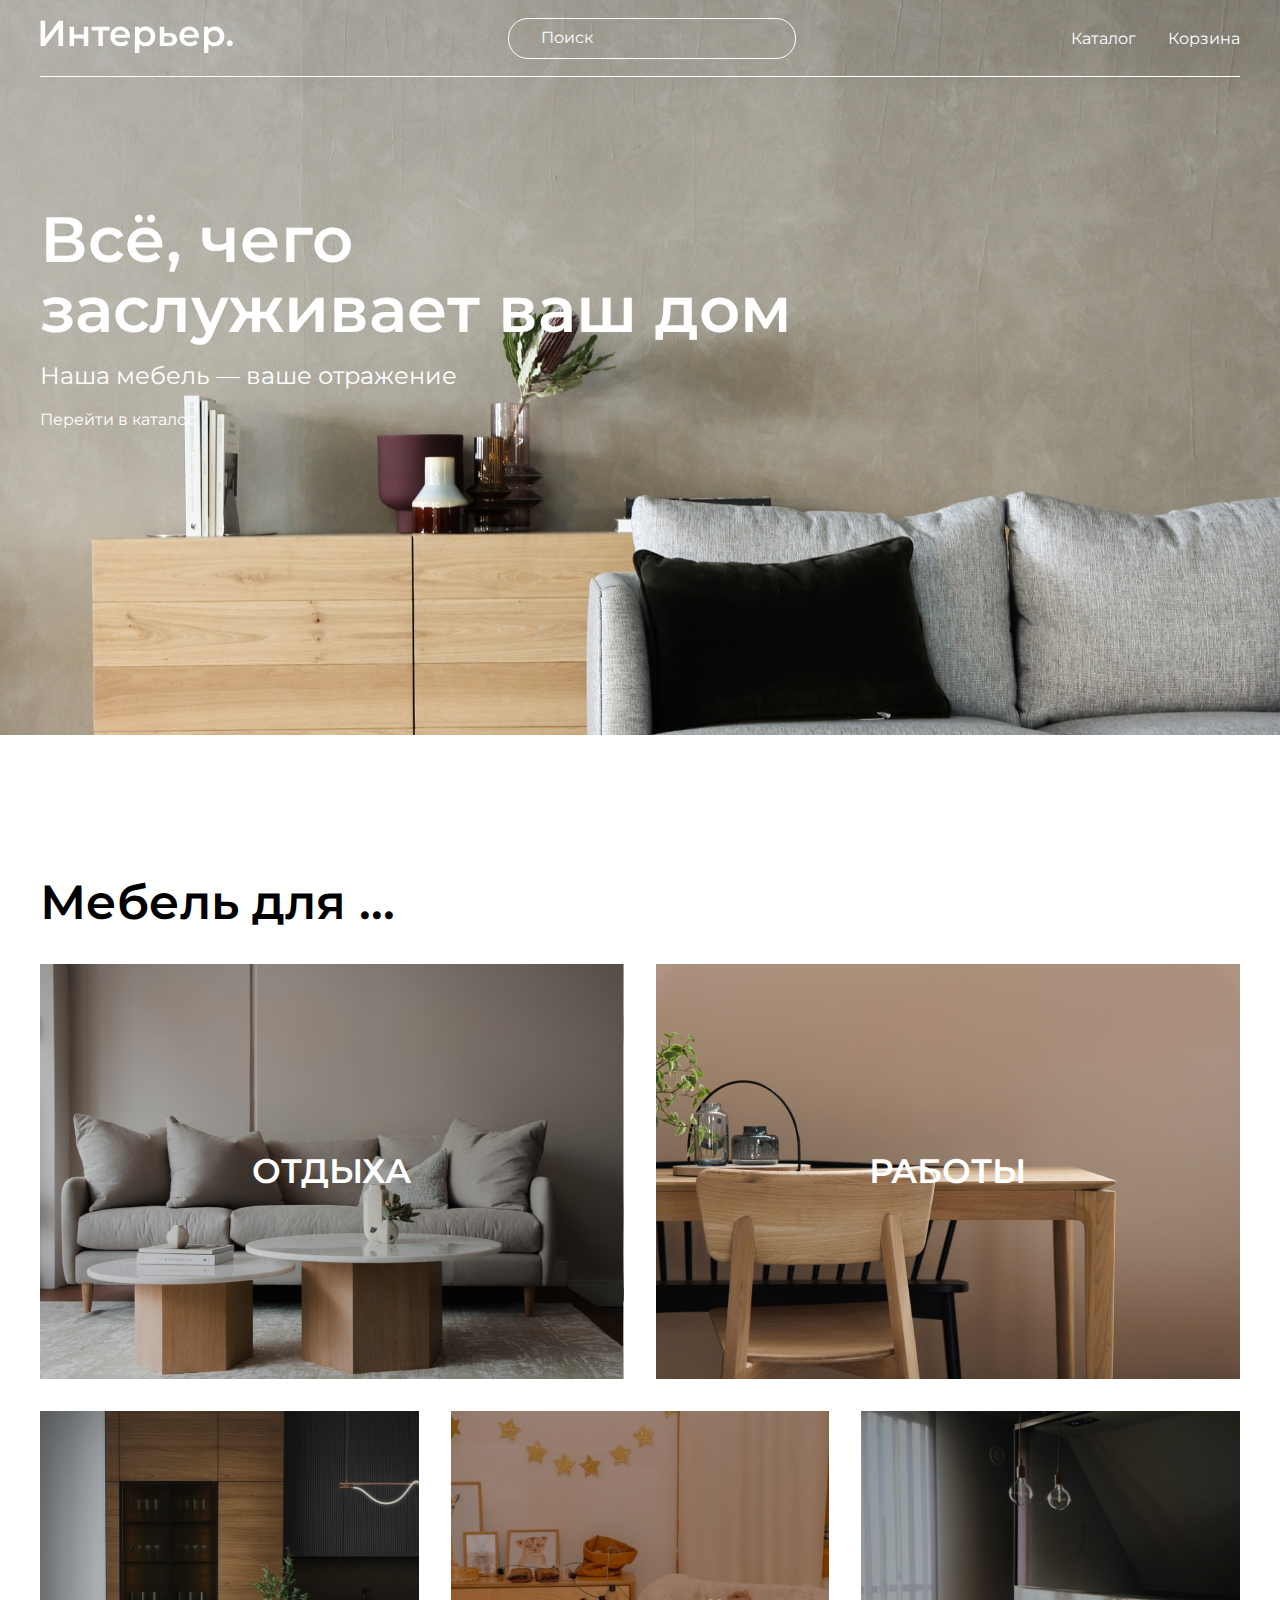
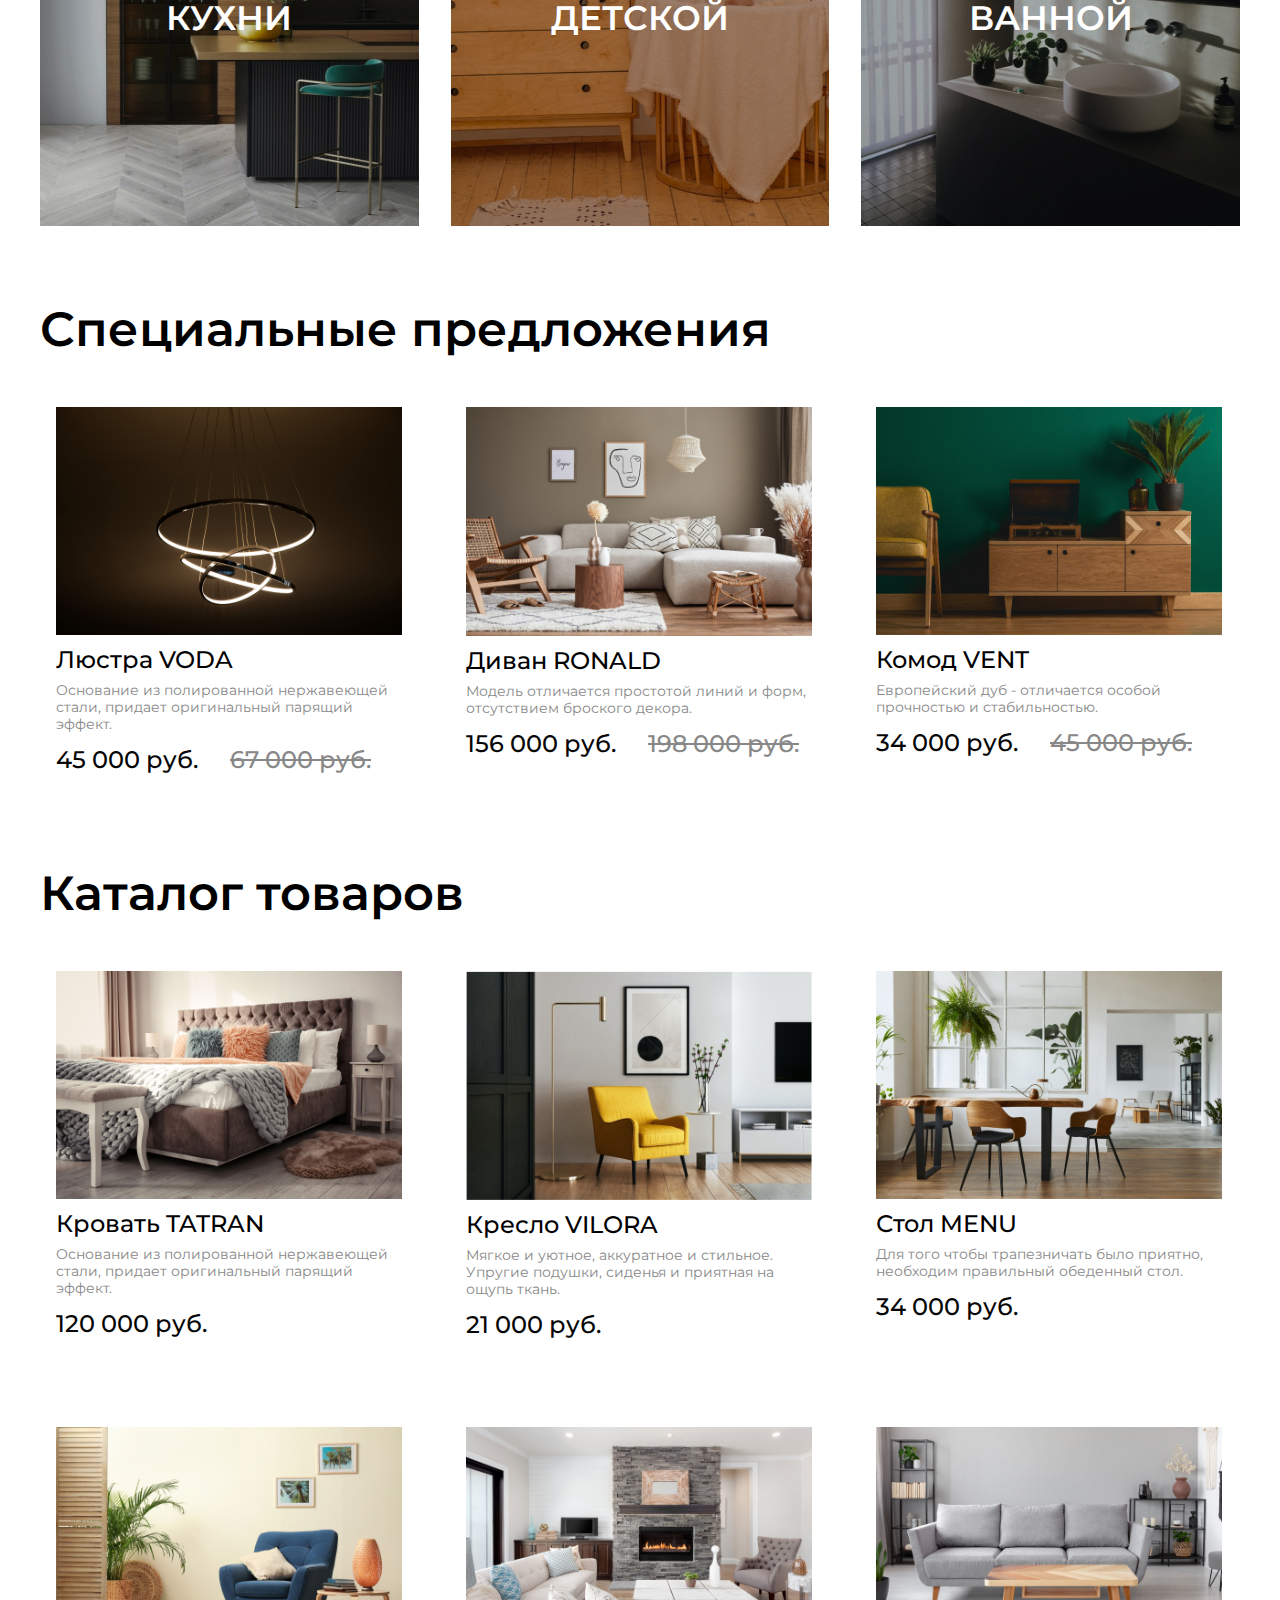
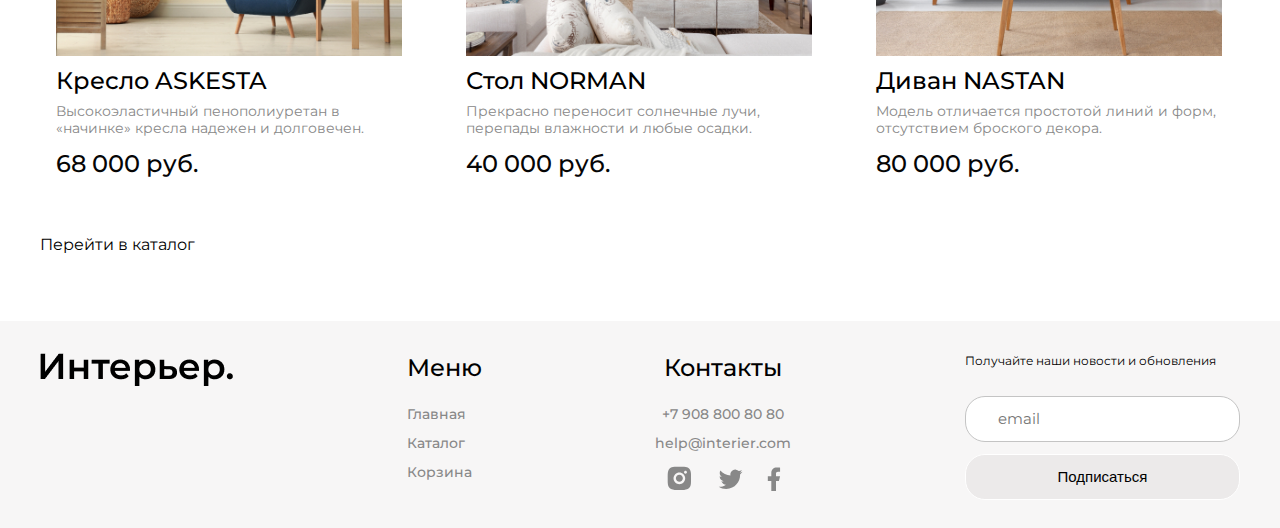
<file: site/index.html>
<!DOCTYPE html>
<html lang="ru">
<head>
    <meta charset="UTF-8">
    <meta http-equiv="X-UA-Compatible" content="IE=edge">
    <meta name="viewport" content="width=device-width, initial-scale=1.0">
    <title>Document</title>
    <link rel="preconnect" href="https://fonts.googleapis.com">
    <link rel="preconnect" href="https://fonts.gstatic.com" crossorigin>
    <link href="https://fonts.googleapis.com/css2?family=Montserrat:wght@400;500;600&display=swap" rel="stylesheet">
    <link rel="stylesheet" href="style.css">
</head>
<body>
  <!-- Шапка сайта -->

  <div class="top center"> 
    <header class="header">
      <a class="logo" href="index.html"><img class="logo-image" src="img/logo/logo.svg" alt="Логотип"></a>
      <input placeholder="Поиск" class="header-input" type="text">
      <nav class="header-link">
        <a class="menu-link" href="catalog.html">Каталог</a>
        <a class="menu-link" href="cart.html">Корзина</a>
      </nav>
       <!-- Меню мобилка -->
      
       <div class="menu-mobile">
        <a href="#"><svg width="17" height="16" viewBox="0 0 17 16" fill="none" xmlns="http://www.w3.org/2000/svg">
          <path d="M2.7515 1.99141C1.59282 3.14838 0.918906 4.70363 0.867092 6.34023C0.815278 7.97682 1.38946 9.57159 2.47264 10.7995C3.55581 12.0275 5.06645 12.7962 6.69672 12.9491C8.29727 13.0991 9.89485 12.6444 11.1757 11.6766L14.5069 15.0085L14.5069 15.0085C14.5897 15.0914 14.6881 15.1571 14.7963 15.2019C14.9046 15.2468 15.0206 15.2698 15.1377 15.2698C15.2549 15.2698 15.3709 15.2468 15.4791 15.2019C15.5873 15.1571 15.6857 15.0914 15.7685 15.0085C15.8514 14.9257 15.9171 14.8274 15.9619 14.7191C16.0068 14.6109 16.0298 14.4949 16.0298 14.3777C16.0298 14.2606 16.0068 14.1446 15.9619 14.0363C15.9171 13.9281 15.8514 13.8298 15.7685 13.7469L15.7685 13.7469L12.4368 10.416C13.4021 9.13496 13.8547 7.53846 13.7038 5.93943C13.5501 4.31054 12.7816 2.80139 11.5547 1.719C10.3277 0.636623 8.73451 0.0623154 7.09916 0.11292C5.46381 0.163525 3.90917 0.835233 2.7515 1.99141ZM2.7515 1.99141L2.82216 2.06217L2.7515 1.99141ZM10.5895 3.25366C11.0271 3.68416 11.3751 4.19703 11.6135 4.76269C11.8518 5.32835 11.9758 5.93561 11.9783 6.54944C11.9808 7.16327 11.8618 7.77152 11.628 8.3391C11.3943 8.90669 11.0505 9.42238 10.6164 9.85642C10.1824 10.2905 9.66668 10.6343 9.09909 10.868C8.53151 11.1018 7.92326 11.2208 7.30943 11.2183C6.6956 11.2158 6.08834 11.0918 5.52268 10.8535C4.95702 10.6151 4.44415 10.2671 4.01365 9.82954C3.15334 8.95509 2.67341 7.77613 2.6784 6.54944C2.6834 5.32275 3.17291 4.14773 4.04032 3.28033C4.90772 2.41292 6.08274 1.92341 7.30943 1.91841C8.53612 1.91342 9.71508 2.39335 10.5895 3.25366Z" fill="white" stroke="white" stroke-width="0.2"/>
          </svg>
        </a>
        <a href="catalog.html"><svg width="20" height="21" viewBox="0 0 20 21" fill="none" xmlns="http://www.w3.org/2000/svg">
          <rect x="0.800537" y="0.900024" width="4.57143" height="4.57143" fill="white"/>
          <rect x="0.800537" y="8.21436" width="4.57143" height="4.57143" fill="white"/>
          <rect x="0.800537" y="15.5286" width="4.57143" height="4.57143" fill="white"/>
          <rect x="8.11401" y="8.21436" width="4.57143" height="4.57143" fill="white"/>
          <rect x="8.11401" y="15.5286" width="4.57143" height="4.57143" fill="white"/>
          <rect x="8.11401" y="0.900024" width="4.57143" height="4.57143" fill="white"/>
          <rect x="15.4285" y="8.21436" width="4.57143" height="4.57143" fill="white"/>
          <rect x="15.4285" y="15.5286" width="4.57143" height="4.57143" fill="white"/>
          <rect x="15.4285" y="0.900024" width="4.57143" height="4.57143" fill="white"/>
          </svg>
        </a>
        <a href="cart.html"><svg width="19" height="17" viewBox="0 0 19 17" fill="none" xmlns="http://www.w3.org/2000/svg">
          <path d="M11.5834 16.8333C12.1359 16.8333 12.6658 16.6138 13.0566 16.2231C13.4473 15.8324 13.6667 15.3025 13.6667 14.75C13.6667 14.1974 13.4473 13.6675 13.0566 13.2768C12.6658 12.8861 12.1359 12.6666 11.5834 12.6666C11.0309 12.6666 10.501 12.8861 10.1103 13.2768C9.71957 13.6675 9.50008 14.1974 9.50008 14.75C9.50008 15.3025 9.71957 15.8324 10.1103 16.2231C10.501 16.6138 11.0309 16.8333 11.5834 16.8333ZM4.29174 16.8333C4.84428 16.8333 5.37418 16.6138 5.76488 16.2231C6.15558 15.8324 6.37508 15.3025 6.37508 14.75C6.37508 14.1974 6.15558 13.6675 5.76488 13.2768C5.37418 12.8861 4.84428 12.6666 4.29174 12.6666C3.73921 12.6666 3.20931 12.8861 2.81861 13.2768C2.4279 13.6675 2.20841 14.1974 2.20841 14.75C2.20841 15.3025 2.4279 15.8324 2.81861 16.2231C3.20931 16.6138 3.73921 16.8333 4.29174 16.8333ZM17.873 2.16975C18.133 2.16136 18.3796 2.05217 18.5606 1.86525C18.7416 1.67834 18.8428 1.42836 18.8428 1.16819C18.8428 0.908013 18.7416 0.658037 18.5606 0.471123C18.3796 0.28421 18.133 0.175013 17.873 0.166626H16.674C15.7345 0.166626 14.922 0.818709 14.7178 1.73538L13.4126 7.61246C13.2084 8.52912 12.3959 9.18121 11.4563 9.18121H3.63133L2.12924 3.17079H11.8636C12.1212 3.15904 12.3644 3.04844 12.5425 2.86199C12.7206 2.67555 12.82 2.42761 12.82 2.16975C12.82 1.91189 12.7206 1.66395 12.5425 1.47751C12.3644 1.29106 12.1212 1.18046 11.8636 1.16871H2.12924C1.82473 1.16862 1.5242 1.23796 1.25051 1.37145C0.976816 1.50495 0.737162 1.69909 0.549763 1.93911C0.362364 2.17913 0.232155 2.45872 0.169035 2.75662C0.105913 3.05452 0.111544 3.36289 0.185495 3.65829L1.68758 9.66662C1.79586 10.1002 2.046 10.485 2.39821 10.7601C2.75042 11.0351 3.18447 11.1844 3.63133 11.1843H11.4563C12.368 11.1845 13.2524 10.8736 13.9636 10.3032C14.6748 9.73275 15.1701 8.93681 15.3678 8.04683L16.674 2.16975H17.873Z" fill="white"/>
          </svg>
          </a>
      </div>
    </header>

  <!-- Все, чего заслуживает ваш дом -->

    <section class="top-content">
      <h1 class="title">Всё, чего <br> заслуживает ваш дом</h1>
      <p class="slogan tracking-in-expand">Наша мебель — ваше отражение</p>
      <a class="catalog-link" href="catalog.html">Перейти в каталог</a>
    </section>
  </div>

  <!-- Мебель для -->

  <section class="for-box center">
    <h2 class="sub-title">Мебель для ... </h2>

<div class="for-products">

  <div class="for-item for-item-big">ОТДЫХА</div>

  <div class="for-item for-item-big">РАБОТЫ</div>

  <div class="for-item">КУХНИ</div>

  <div class="for-item">ДЕТСКОЙ</div>

  <div class="for-item">ВАННОЙ</div>

</div>
  </section>


<!-- Специальные предложения -->

    <section class="products-offer center">
      <h2 class="sub-title">Специальные предложения</h2>

      <div class="product-content">
        <div class="product">
            <img class="product-images" src="img/special_offer_items/lustra_voda.jpg" alt="Люстра VODA">
            <h3 class="title-item">Люстра VODA</h3>
            <p class="desc">Основание из полированной нержавеющей стали, придает оригинальный парящий эффект.</p>

            <div class="product-price">
              <p class="discount-price">45 000 руб.</p>
              <p class="full-price">67 000 руб.</p>
            </div>
            
        </div>

        <div class="product">
            <img class="product-images" src="img/special_offer_items/divan_ronald.jpg" alt="Диван RONALD">
            <h3 class="title-item">Диван RONALD</h3>
            <p class="desc">Модель отличается простотой линий и форм, отсутствием броского декора.</p>
            <div class="product-price">
              <p class="discount-price">156 000 руб.</p>
              <p class="full-price">198 000 руб.</p>
            </div>
            
        </div>

        <div class="product">
            <img class="product-images" src="img/special_offer_items/komod_vent.jpg" alt="Комод VENT">
            <h3 class="title-item">Комод VENT</h3>
            <p class="desc">Европейский дуб - отличается особой прочностью и стабильностью.</p>
            <div class="product-price">
              <p class="discount-price">34 000 руб.</p>
              <p class="full-price">45 000 руб.</p>
            </div>
            
        </div>
    </div>
    </section>

    <!-- Каталог товаров -->

    <section class="products-offer center">    
      <h2 class="sub-title">Каталог товаров</h2>
      <div class="product-content">
          <div class="product">
              <img class="product-images" src="img/catalog_items/krovat_tatran.jpg" alt="Кровать TATRAN">
              <h3 class="title-item">Кровать TATRAN</h3>
              <p class="desc">Основание из полированной нержавеющей стали, придает оригинальный парящий эффект.</p>
              <p class="discount-price">120 000 руб.</p>
          </div>

          <div class="product">
              <img class="product-images" src="img/catalog_items/kreslo_vilora.jpg" alt="Кресло VILORA">
              <h3 class="title-item">Кресло VILORA</h3>
              <p class="desc">Мягкое и уютное, аккуратное и стильное. Упругие подушки, сиденья и приятная на ощупь ткань.</p>
              <p class="discount-price">21 000 руб.</p>
          </div>

          <div class="product">
              <img class="product-images" src="img/catalog_items/stol_menu.jpg" alt="Стол MENU">
              <h3 class="title-item">Стол MENU</h3>
              <p class="desc">Для того чтобы трапезничать было приятно, необходим правильный обеденный стол.</p>
              <p class="discount-price">34 000 руб.</p>
          </div>

          <div class="product">
              <img class="product-images" src="img/catalog_items/kreslo_askesta.jpg" alt="Кресло ASKESTA">
              <h3 class="title-item">Кресло ASKESTA</h3>
              <p class="desc">Высокоэластичный пенополиуретан в «начинке» кресла надежен и долговечен.</p>
              <p class="discount-price">68 000 руб.</p>
          </div>

          <div class="product">
              <img class="product-images" src="img/catalog_items/stol_norman.jpg" alt="Cтол NORMAN">
              <h3 class="title-item">Стол NORMAN</h3>
              <p class="desc">Прекрасно переносит солнечные лучи, перепады влажности и любые осадки.</p>
              <p class="discount-price">40 000 руб.</p>
          </div>

          <div class="product">
              <img class="product-images" src="img/catalog_items/divan_nastan.jpg" alt="Диван NASTAN">
              <h3 class="title-item">Диван NASTAN</h3>
              <p class="desc">Модель отличается простотой линий и форм, отсутствием броского декора.</p>
              <p class="discount-price">80 000 руб.</p>
          </div>
      </div>
  </section>
    
    <div class="box center"> 
      <a class="link-box" href="catalog.html">Перейти в каталог</a>
    </div>

<!-- Подвал сайта -->

 <footer class="footer center">

   <div class="footer-content">
     <div class="footer-img">
      <a class="footer-logo" href="index.html"><img src="img/logo/footer_logo.png" alt="Логотип"></a>
     </div>
    
     <div class="footer-menu">
      <h4 class="footer-menu-text">Меню</h4>
      <a class="footer-link" href="index.html">Главная</a>
      <a class="footer-link" href="catalog.html">Каталог</a>
      <a class="footer-link" href="cart.html">Корзина</a>
     </div>

     <div class="footer-items">
      <h4 class="footer-contacts">Контакты</h4>
      <a class="footer-contact-link" href="tel:+79088008080">+7 908 800 80 80</a>
      <a class="footer-contact-link" href="mailto:help@interier.com">help@interier.com</a>
      <div class="footer-media">
        <a " href="#"><img class="footer-media-img" src="img/logo/inst.svg" alt="Инстаграм"></a>
        <a " href="#"><img class="footer-media-img" src="img/logo/twitter.svg" alt="Твиттер"></a>
        <a " href="#"><img class="footer-media-img" src="img/logo/facebook.svg" alt="Фэйсбук"></a>
       </div>
     </div>

     <div class="footer-form">
      <form class="forms" action=”#”> 
        <p class="news">Получайте наши новости и обновления</p>
        <input placeholder="email" class="input-mail" type=”email”> 
        <button class="subscribe-button heartbeat">Подписаться</button>
      </form>
     </div>
   </div>
 </footer> 
</body>
</html>
</file>
<file: site/style.css>
@charset "UTF-8";
/* Анимации */
/* Анимация Заголовки 2 */
@-webkit-keyframes tracking-in-expand {
  0% {
    letter-spacing: -0.5em;
    opacity: 0;
  }
  40% {
    opacity: 0.6;
  }
  100% {
    opacity: 1;
  }
}

@keyframes tracking-in-expand {
  0% {
    letter-spacing: -0.5em;
    opacity: 0;
  }
  40% {
    opacity: 0.6;
  }
  100% {
    opacity: 1;
  }
}

/* Анимация Подписаться */
@-webkit-keyframes heartbeat {
  from {
    -webkit-transform: scale(1);
    transform: scale(1);
    -webkit-transform-origin: center center;
    transform-origin: center center;
    -webkit-animation-timing-function: ease-out;
    animation-timing-function: ease-out;
  }
  10% {
    -webkit-transform: scale(0.91);
    transform: scale(0.91);
    -webkit-animation-timing-function: ease-in;
    animation-timing-function: ease-in;
  }
  17% {
    -webkit-transform: scale(0.98);
    transform: scale(0.98);
    -webkit-animation-timing-function: ease-out;
    animation-timing-function: ease-out;
  }
  33% {
    -webkit-transform: scale(0.87);
    transform: scale(0.87);
    -webkit-animation-timing-function: ease-in;
    animation-timing-function: ease-in;
  }
  45% {
    -webkit-transform: scale(1);
    transform: scale(1);
    -webkit-animation-timing-function: ease-out;
    animation-timing-function: ease-out;
  }
}

@keyframes heartbeat {
  from {
    -webkit-transform: scale(1);
    transform: scale(1);
    -webkit-transform-origin: center center;
    transform-origin: center center;
    -webkit-animation-timing-function: ease-out;
    animation-timing-function: ease-out;
  }
  10% {
    -webkit-transform: scale(0.91);
    transform: scale(0.91);
    -webkit-animation-timing-function: ease-in;
    animation-timing-function: ease-in;
  }
  17% {
    -webkit-transform: scale(0.98);
    transform: scale(0.98);
    -webkit-animation-timing-function: ease-out;
    animation-timing-function: ease-out;
  }
  33% {
    -webkit-transform: scale(0.87);
    transform: scale(0.87);
    -webkit-animation-timing-function: ease-in;
    animation-timing-function: ease-in;
  }
  45% {
    -webkit-transform: scale(1);
    transform: scale(1);
    -webkit-animation-timing-function: ease-out;
    animation-timing-function: ease-out;
  }
}

/*Анимация Оформить заказ */
@-webkit-keyframes pulsate-fwd {
  0% {
    -webkit-transform: scale(1);
    transform: scale(1);
  }
  50% {
    -webkit-transform: scale(1.1);
    transform: scale(1.1);
  }
  100% {
    -webkit-transform: scale(1);
    transform: scale(1);
  }
}

@keyframes pulsate-fwd {
  0% {
    -webkit-transform: scale(1);
    transform: scale(1);
  }
  50% {
    -webkit-transform: scale(1.1);
    transform: scale(1.1);
  }
  100% {
    -webkit-transform: scale(1);
    transform: scale(1);
  }
}

* {
  margin: 0;
  padding: 0;
}

a {
  text-decoration: none;
}

body {
  font-family: Montserrat, sans-serif;
}

input {
  font-family: inherit;
}

/* Шапка сайта */
.top {
  height: 735px;
  background-image: url(img/background/top_bckgnd.jpg);
  background-repeat: no-repeat;
  background-position: center;
  background-size: cover;
}

.center {
  padding-left: calc(50% - 600px);
  padding-right: calc(50% - 600px);
}

.header {
  height: 76px;
  display: -webkit-box;
  display: -ms-flexbox;
  display: flex;
  -webkit-box-align: center;
      -ms-flex-align: center;
          align-items: center;
  -webkit-box-pack: justify;
      -ms-flex-pack: justify;
          justify-content: space-between;
  -ms-flex-wrap: wrap;
      flex-wrap: wrap;
  border-bottom: 0.5px solid #FFFFFF;
}

.logo {
  padding-top: 16px;
  padding-bottom: 16px;
}

.header-input {
  width: 288px;
  height: 41px;
  border: 1px solid #FFFFFF;
  -webkit-box-sizing: border-box;
          box-sizing: border-box;
  border-radius: 20px;
  background-color: transparent;
  outline: none;
  font-style: normal;
  font-weight: 400px;
  font-size: 16px;
  line-height: 20px;
  color: #FFFFFF;
  padding-left: 32px;
  padding-right: 32px;
  padding-top: 17.5px;
  padding-bottom: 18.5px;
  box-sizing: border-box;
}

.header-input::-webkit-input-placeholder {
  color: #FFFFFF;
}

.header-input:-ms-input-placeholder {
  color: #FFFFFF;
}

.header-input::-ms-input-placeholder {
  color: #FFFFFF;
}

.header-input::placeholder {
  color: #FFFFFF;
}

nav {
  height: 44px;
  padding-top: 25px;
}

.header-link {
  display: -webkit-box;
  display: -ms-flexbox;
  display: flex;
  -webkit-box-pack: justify;
      -ms-flex-pack: justify;
          justify-content: space-between;
  gap: 32px;
}

.menu-link {
  font-size: 16px;
  line-height: 20px;
  font-style: normal;
  font-weight: 400;
  color: #FFFFFF;
  -webkit-transition: all 0.3s;
  transition: all 0.3s;
}

.menu-link:hover {
  -webkit-transform: scale(1.2);
          transform: scale(1.2);
}

.menu-mobile {
  display: none;
}

/* Все, чего заслуживает ваш дом */
.title {
  font-weight: 600;
  font-size: 64px;
  line-height: 70px;
  margin-top: 64px;
  margin-bottom: 16px;
  font-style: normal;
  color: #FFFFFF;
}

.slogan {
  font-size: 24px;
  line-height: 32px;
  margin-bottom: 16px;
  font-style: normal;
  font-weight: 400;
  color: #FFFFFF;
}

.catalog-link {
  font-size: 16px;
  line-height: 24px;
  font-style: normal;
  font-weight: 400;
  color: #FFFFFF;
}

.catalog-link:hover {
  -webkit-text-decoration-line: underline;
          text-decoration-line: underline;
}

/* Мебель для */
.for-box {
  padding-top: 64px;
}

.for-item {
  height: 415px;
  grid-column: span 4;
  font-style: normal;
  font-weight: 600;
  font-size: 34px;
  line-height: 41px;
  color: #FFFFFF;
  display: -webkit-box;
  display: -ms-flexbox;
  display: flex;
  -webkit-box-pack: center;
      -ms-flex-pack: center;
          justify-content: center;
  -webkit-box-align: center;
      -ms-flex-align: center;
          align-items: center;
  cursor: pointer;
  -webkit-transition: all 0.5s;
  transition: all 0.5s;
}

.for-item:hover {
  -webkit-transform: scale(0.9);
          transform: scale(0.9);
}

.for-products {
  margin-top: 32px;
  display: -ms-grid;
  display: grid;
  gap: 32px;
  -ms-grid-columns: (1fr)[12];
      grid-template-columns: repeat(12, 1fr);
}

.for-item-big {
  grid-column: span 6;
}

.for-item:nth-of-type(1) {
  background-image: url(img/furnituire_for/otdyh.jpg);
}

.for-item:nth-of-type(2) {
  background-image: url(img/furnituire_for/rabota.jpg);
}

.for-item:nth-of-type(3) {
  background-image: url(img/furnituire_for/kuhnya.jpg);
}

.for-item:nth-of-type(4) {
  background-image: url(img/furnituire_for/detskaya.jpg);
}

.for-item:nth-of-type(5) {
  background-image: url(img/furnituire_for/vannaya1.jpg);
}

/* Cпециальные предложения и каталог товаров */
.product {
  width: 378px;
  display: -webkit-box;
  display: -ms-flexbox;
  display: flex;
  -webkit-box-orient: vertical;
  -webkit-box-direction: normal;
      -ms-flex-direction: column;
          flex-direction: column;
  -webkit-transition: all 0.5s;
  transition: all 0.5s;
  padding: 16px;
  -webkit-box-sizing: border-box;
          box-sizing: border-box;
  cursor: pointer;
}

.product:hover {
  -webkit-transform: scale(1.05);
          transform: scale(1.05);
  -webkit-box-shadow: 0 0 10px #ccc;
          box-shadow: 0 0 10px #ccc;
}

.products-offer {
  display: -webkit-box;
  display: -ms-flexbox;
  display: flex;
  -ms-flex-wrap: wrap;
      flex-wrap: wrap;
}

.sub-title {
  font-weight: 600;
  font-size: 48px;
  line-height: 59px;
  color: #000000;
  padding-top: 64px;
}

.tracking-in-expand {
  -webkit-animation: tracking-in-expand 1.5s cubic-bezier(0.215, 0.61, 0.355, 1) both;
  animation: tracking-in-expand 1.5s cubic-bezier(0.215, 0.61, 0.355, 1) both;
}

.title-item {
  font-weight: 500;
  font-size: 24px;
  line-height: 29px;
  color: #000000;
  padding-bottom: 8px;
  padding-top: 10px;
}

.desc {
  font-size: 14px;
  line-height: 17px;
  color: #888888;
  padding-bottom: 12px;
}

.product-price {
  display: -webkit-box;
  display: -ms-flexbox;
  display: flex;
  gap: 32px;
}

.discount-price {
  font-weight: 500;
  font-size: 24px;
  line-height: 29px;
  color: #050505;
}

.full-price {
  font-weight: 500;
  font-size: 24px;
  line-height: 29px;
  -webkit-text-decoration-line: line-through;
          text-decoration-line: line-through;
  color: #888888;
}

.product-content {
  padding-top: 32px;
  display: -webkit-box;
  display: -ms-flexbox;
  display: flex;
  -webkit-column-gap: 32px;
          column-gap: 32px;
  row-gap: 56px;
  -ms-flex-wrap: wrap;
      flex-wrap: wrap;
}

/*  Перейти в каталог */
.box {
  margin-top: 39px;
  margin-bottom: 64px;
}

.link-box {
  margin-bottom: 64px;
  font-size: 16px;
  line-height: 24px;
  font-style: normal;
  font-weight: 400;
  color: #000000;
}

.link-box:hover {
  -webkit-text-decoration-line: underline;
          text-decoration-line: underline;
}

/* Подвал сайта */
footer {
  height: 207px;
  background-color: #F7F6F6;
}

.footer-content {
  display: -webkit-box;
  display: -ms-flexbox;
  display: flex;
  -webkit-box-pack: justify;
      -ms-flex-pack: justify;
          justify-content: space-between;
  padding-top: 32px;
}

.footer-logo {
  padding-bottom: 131px;
}

.footer-menu {
  display: -webkit-box;
  display: -ms-flexbox;
  display: flex;
  -webkit-box-orient: vertical;
  -webkit-box-direction: normal;
      -ms-flex-direction: column;
          flex-direction: column;
  gap: 12px;
}

.footer-link {
  font-weight: 500;
  font-size: 14px;
  line-height: 17px;
  color: #888888;
  -webkit-transition: all 0.3s;
  transition: all 0.3s;
}

.footer-link:hover {
  -webkit-transform: scale(1.2);
          transform: scale(1.2);
}

.footer-menu-text {
  font-weight: 500;
  font-size: 24px;
  line-height: 29px;
  color: #000000;
  margin-bottom: 12px;
}

.footer-items {
  display: -webkit-box;
  display: -ms-flexbox;
  display: flex;
  -webkit-box-orient: vertical;
  -webkit-box-direction: normal;
      -ms-flex-direction: column;
          flex-direction: column;
  gap: 12px;
}

.footer-contacts {
  font-weight: 500;
  font-size: 24px;
  line-height: 29px;
  color: #000000;
  margin-bottom: 12px;
}

.footer-contact-link {
  font-weight: 500;
  font-size: 14px;
  line-height: 17px;
  color: #888888;
  -webkit-transition: all 0.3s;
  transition: all 0.3s;
}

.footer-contact-link:hover {
  -webkit-transform: scale(1.2);
          transform: scale(1.2);
}

.footer-media-img {
  -webkit-transition: all 0.5s;
  transition: all 0.5s;
}

.footer-media-img:hover {
  -webkit-transform: scale(1.5);
          transform: scale(1.5);
}

.forms {
  display: -webkit-box;
  display: -ms-flexbox;
  display: flex;
  -webkit-box-orient: vertical;
  -webkit-box-direction: normal;
      -ms-flex-direction: column;
          flex-direction: column;
  gap: 12px;
}

.footer-items {
  display: -webkit-box;
  display: -ms-flexbox;
  display: flex;
  -webkit-box-align: center;
      -ms-flex-align: center;
          align-items: center;
  -ms-flex-wrap: wrap;
      flex-wrap: wrap;
  -webkit-column-gap: 23px;
          column-gap: 23px;
}

.footer-media {
  display: -webkit-box;
  display: -ms-flexbox;
  display: flex;
  -webkit-box-align: center;
      -ms-flex-align: center;
          align-items: center;
  gap: 24px;
}

.news {
  color: #000000;
  margin-bottom: 16px;
  font-weight: 400;
  font-size: 12px;
  line-height: 15px;
}

.input-mail {
  background-color: #FFFFFF;
  border: 1px solid #C4C4C4;
  -webkit-box-sizing: border-box;
          box-sizing: border-box;
  border-radius: 20px;
  font-style: normal;
  font-weight: 400px;
  font-size: 15px;
  line-height: 18px;
  color: #C4C4C4;
  width: 275px;
  height: 46px;
  outline: none;
  padding-left: 32px;
  padding-right: 32px;
  padding-top: 17.5px;
  padding-bottom: 18.5px;
}

.input-email::-webkit-input-placeholder {
  color: #C4C4C4;
  font-weight: 400;
  font-size: 15px;
  line-height: 18px;
  padding-left: 25px;
  padding-right: 102px;
}

.input-email:-ms-input-placeholder {
  color: #C4C4C4;
  font-weight: 400;
  font-size: 15px;
  line-height: 18px;
  padding-left: 25px;
  padding-right: 102px;
}

.input-email::-ms-input-placeholder {
  color: #C4C4C4;
  font-weight: 400;
  font-size: 15px;
  line-height: 18px;
  padding-left: 25px;
  padding-right: 102px;
}

.input-email::placeholder {
  color: #C4C4C4;
  font-weight: 400;
  font-size: 15px;
  line-height: 18px;
  padding-left: 25px;
  padding-right: 102px;
}

.subscribe-button {
  background: rgba(222, 215, 215, 0.41);
  border: 1px solid #FFFFFF;
  -webkit-box-sizing: border-box;
          box-sizing: border-box;
  border-radius: 20px;
  width: 275px;
  height: 46px;
  font-size: 15px;
  line-height: 18px;
  color: #000000;
  cursor: pointer;
}

.subscribe-button:hover {
  background-color: #cfcdcd;
}

.heartbeat {
  -webkit-animation: heartbeat 2s ease-in-out infinite both;
  animation: heartbeat 2s ease-in-out infinite both;
}

/* Каталог */
.top-catalog {
  height: 400px;
  background-image: url(img/Catalog/background/bcg-top.jpg);
  background-repeat: no-repeat;
  background-position: center;
  background-size: cover;
}

.catalog-title {
  font-style: normal;
  font-weight: 600;
  font-size: 64px;
  line-height: 70px;
  color: #FFFFFF;
  padding-top: 127px;
  padding-bottom: 126px;
}

.top-link {
  font-style: normal;
  font-weight: 400;
  font-size: 16px;
  line-height: 32px;
  color: #000000;
}

.top-link:hover {
  -webkit-text-decoration-line: underline;
          text-decoration-line: underline;
}

.select-option {
  background: transparent;
  border: 1px solid #C4C4C4;
  -webkit-box-sizing: border-box;
          box-sizing: border-box;
  border-radius: 20px;
  width: 288px;
  height: 41px;
  font-weight: 400;
  font-size: 16px;
  line-height: 20px;
  line-height: 18px;
  color: #000000;
  padding-left: 14px;
  padding-right: 75px;
  -webkit-appearance: none;
  -moz-appearance: none;
  -ms-appearance: none;
  appearance: none;
  outline: 0;
  background: url(img/Catalog/background/arrow-select.svg) no-repeat right center;
  background-position: bottom 15.2px right 15.2px;
  cursor: pointer;
}

.products-offer-top {
  display: -webkit-box;
  display: -ms-flexbox;
  display: flex;
  -webkit-box-orient: horizontal;
  -webkit-box-direction: normal;
      -ms-flex-direction: row;
          flex-direction: row;
  -webkit-box-pack: justify;
      -ms-flex-pack: justify;
          justify-content: space-between;
  -webkit-box-align: center;
      -ms-flex-align: center;
          align-items: center;
  padding-top: 64px;
  gap: 690px;
}

.top-cart {
  height: 400px;
  background-image: url(img/cart/background.jpg);
  background-size: cover;
  background-position: center;
  background-repeat: no-repeat;
}

.title {
  font-weight: 600;
  font-size: 64px;
  line-height: 70px;
  color: #FFFFFF;
  margin-top: 127px;
}

.cart {
  display: -ms-grid;
  display: grid;
  -ms-grid-columns: (1fr)[12];
      grid-template-columns: repeat(12, 1fr);
  gap: 32px;
  margin-top: 64px;
}

.cart-name-box {
  display: -webkit-box;
  display: -ms-flexbox;
  display: flex;
  -webkit-box-pack: justify;
      -ms-flex-pack: justify;
          justify-content: space-between;
  padding-bottom: 14px;
}

.cart-item {
  border-top: 0.5px solid #CACDD8;
  padding-top: 25px;
  padding-bottom: 32px;
  display: -webkit-box;
  display: -ms-flexbox;
  display: flex;
  -webkit-box-pack: justify;
      -ms-flex-pack: justify;
          justify-content: space-between;
  -webkit-box-align: start;
      -ms-flex-align: start;
          align-items: flex-start;
}

.cart-info {
  width: 276px;
  display: -webkit-box;
  display: -ms-flexbox;
  display: flex;
  -webkit-box-orient: vertical;
  -webkit-box-direction: normal;
      -ms-flex-direction: column;
          flex-direction: column;
  gap: 14px;
}

.cart-left {
  display: -webkit-box;
  display: -ms-flexbox;
  display: flex;
  gap: 32px;
}

.cart-title-item {
  font-weight: 500;
  font-size: 24px;
  line-height: 29px;
  color: #000000;
  -webkit-transition: all 0.3s;
  transition: all 0.3s;
}

.cart-title-item:hover {
  -webkit-transform: scale(1.1);
          transform: scale(1.1);
}

.cart-desc {
  font-weight: 400;
  font-size: 14px;
  line-height: 17px;
  color: #888888;
}

.cart-price {
  font-weight: 500;
  font-size: 16px;
  line-height: 20px;
  color: #050505;
}

.cart-form {
  background: #F7F6F6;
  border-radius: 20px;
  height: 556px;
  grid-column: span 4;
  display: -webkit-box;
  display: -ms-flexbox;
  display: flex;
  -webkit-box-orient: vertical;
  -webkit-box-direction: normal;
      -ms-flex-direction: column;
          flex-direction: column;
  gap: 44px;
  -webkit-box-align: center;
      -ms-flex-align: center;
          align-items: center;
}

.cart-content {
  grid-column: span 8;
}

.cart-input {
  background: #F7F6F6;
  border-radius: 6px;
  border-color: transparent;
  font-weight: 600;
  font-size: 14px;
  line-height: 29px;
  width: 71px;
  height: 51px;
  -webkit-box-sizing: border-box;
          box-sizing: border-box;
  padding-left: 24px;
  padding-top: 11px;
  padding-bottom: 13px;
}

.cart-link-box {
  display: -webkit-box;
  display: -ms-flexbox;
  display: flex;
  gap: 30px;
}

.cart-link {
  font-weight: 400;
  font-size: 14px;
  line-height: 210%;
  -webkit-text-decoration-line: underline;
          text-decoration-line: underline;
  color: #000000;
  -webkit-transition: all 0.3s;
  transition: all 0.3s;
}

.cart-link:hover {
  -webkit-transform: scale(1.2);
          transform: scale(1.2);
}

.cart-form-input {
  border: none;
  border-bottom: 1px solid #CACDD8;
  width: 288px;
  background-color: transparent;
  outline: 0;
  outline-offset: 0;
}

.cart-order-text {
  font-weight: 600;
  font-size: 24px;
  line-height: 36px;
  padding-top: 42px;
}

.cart-total-sum {
  font-weight: 400;
  font-size: 24px;
  line-height: 29px;
}

.cart-sum {
  font-weight: bold;
}

.cart-price {
  font-weight: bold;
}

.cart-offer-button {
  background: transparent;
  border: 1px solid #000000;
  -webkit-box-sizing: border-box;
          box-sizing: border-box;
  border-radius: 20px;
  width: 275px;
  height: 46px;
  font-size: 15px;
  line-height: 18px;
  color: #000000;
  cursor: pointer;
}

.cart-offer-button:hover {
  background: #000000;
  color: #FFFFFF;
}

.cart-button-function {
  background: transparent;
  border: 1px solid #000000;
  -webkit-box-sizing: border-box;
          box-sizing: border-box;
  border-radius: 20px;
  width: 190px;
  height: 30px;
  font-weight: 400;
  font-size: 14px;
  line-height: 17px;
  color: #000000;
  cursor: pointer;
  -webkit-transition: all 0.5s;
  transition: all 0.5s;
}

.cart-buttons {
  display: -webkit-box;
  display: -ms-flexbox;
  display: flex;
  gap: 10px;
  padding-top: 30px;
}

.cart-form-input::-webkit-outer-spin-button,
.cart-form-input::-webkit-inner-spin-button {
  -webkit-appearance: none;
  margin: 0;
}

.sub-title {
  padding-top: 74px;
}

.pulsate-fwd {
  -webkit-animation: pulsate-fwd 2.5s ease-in-out infinite both;
  animation: pulsate-fwd 2.5s ease-in-out infinite both;
}

.cart-button-function:hover {
  -webkit-transform: scale(1.1);
          transform: scale(1.1);
  -webkit-box-shadow: 0 0 10px #ccc;
          box-shadow: 0 0 10px #ccc;
}

@media (max-width: 1024px) {
  .center {
    padding-left: calc(50% - 786px/2);
    padding-right: calc(50% - 786px/2);
  }
  .for-item {
    height: 268px;
  }
  .product-content {
    -webkit-column-gap: 29px;
            column-gap: 29px;
  }
  .footer-logo {
    display: none;
  }
  .header-link {
    gap: 32px;
  }
  .products-offer-top {
    gap: 269px;
  }
  .cart-content {
    grid-column: span 8;
  }
  .cart {
    -ms-grid-columns: (1fr)[8];
        grid-template-columns: repeat(8, 1fr);
  }
  .footer-menu {
    padding-right: 139px;
  }
  .footer-items {
    padding-right: 183px;
  }
}

@media (min-width: 768px) and (max-width: 833px) {
  .center {
    padding-left: 24px;
    padding-right: 24px;
  }
  .product {
    width: 345px;
  }
}

@media (max-width: 767px) {
  .center {
    padding-left: 16px;
    padding-right: 16px;
  }
  .header {
    padding-top: 32px;
    border-bottom: none;
  }
  .header-input {
    display: none;
  }
  .header-link {
    display: none;
  }
  .menu-mobile {
    display: -webkit-box;
    display: -ms-flexbox;
    display: flex;
    -webkit-box-align: center;
        -ms-flex-align: center;
            align-items: center;
    gap: 32px;
  }
  .logo-image {
    width: 99px;
  }
  .title {
    font-size: 48px;
    line-height: 59px;
    text-align: center;
  }
  .slogan {
    font-size: 16px;
    line-height: 32px;
    text-align: center;
  }
  .top-content {
    display: -webkit-box;
    display: -ms-flexbox;
    display: flex;
    -webkit-box-orient: vertical;
    -webkit-box-direction: normal;
        -ms-flex-direction: column;
            flex-direction: column;
    -webkit-box-align: center;
        -ms-flex-align: center;
            align-items: center;
  }
  .catalog-link {
    font-size: 14px;
  }
  .sub-title {
    font-size: 24px;
    line-height: 29px;
    padding-top: 32px;
  }
  .for-box {
    padding-top: 0;
  }
  .for-products {
    -ms-grid-columns: (1fr)[4];
        grid-template-columns: repeat(4, 1fr);
    gap: 16px;
    padding-bottom: 32px;
  }
  .for-item {
    grid-column: span 4;
    height: 375px;
    font-size: 28px;
    line-height: 34px;
  }
  .for-item-big {
    height: 244px;
  }
  .products-offer {
    margin-top: 0px;
  }
  .title-name {
    font-size: 24px;
    line-height: 29px;
    margin-bottom: 32px;
  }
  .discount-price {
    font-size: 18px;
    line-height: 22px;
  }
  .full-price {
    font-size: 18px;
    line-height: 22px;
  }
  .product-content {
    display: -ms-grid;
    display: grid;
    -ms-grid-columns: (1fr)[4];
        grid-template-columns: repeat(4, 1fr);
  }
  .product {
    grid-column: span 4;
    width: -webkit-fit-content;
    width: -moz-fit-content;
    width: fit-content;
  }
  .product-images {
    height: 226px;
  }
  .footer-items {
    padding-right: 0;
  }
  .footer-content {
    -ms-flex-wrap: wrap;
        flex-wrap: wrap;
    -webkit-box-pack: center;
        -ms-flex-pack: center;
            justify-content: center;
  }
  .forms {
    padding-top: 34px;
    padding-left: 53px;
    padding-right: 53px;
  }
  .footer {
    height: 374px;
  }
  .footer-menu {
    padding-right: 100px;
  }
  .news {
    margin-bottom: 0;
  }
  /* Каталог */
  .top-catalog {
    height: 400px;
    background-image: url(img/Catalog/background/bcg-mobile.jpg);
    background-repeat: no-repeat;
    background-position: center;
    background-size: cover;
  }
  .catalog-title {
    font-size: 48px;
    line-height: 59px;
    text-align: center;
    padding-top: 50px;
  }
  .products-offer-top {
    display: -webkit-box;
    display: -ms-flexbox;
    display: flex;
    -webkit-box-orient: vertical;
    -webkit-box-direction: normal;
        -ms-flex-direction: column;
            flex-direction: column;
    -webkit-box-align: start;
        -ms-flex-align: start;
            align-items: flex-start;
    gap: 0;
  }
  .top-link {
    font-size: 14px;
  }
  nav {
    padding-top: 0;
  }
  .select-option {
    font-size: 14px;
    line-height: 17px;
  }
  /* Корзина */
  .top-cart {
    height: 400px;
    background-image: url(img/cart/bcg-mobile.jpg);
    background-size: cover;
    background-position: center;
    background-repeat: no-repeat;
  }
  .cart-img {
    display: none;
  }
  .cart-buttons {
    padding-top: 0;
  }
  .cart-form {
    grid-column: span 12;
  }
  .cart-button-function {
    font-size: 12px;
    line-height: 15px;
  }
  .cart-button-function:nth-of-type(2) {
    background: #000000;
    color: white;
  }
  .cart-name-box {
    display: none;
  }
  .cart-content {
    grid-column: span 12;
  }
}
/*# sourceMappingURL=style.css.map */
</file>
